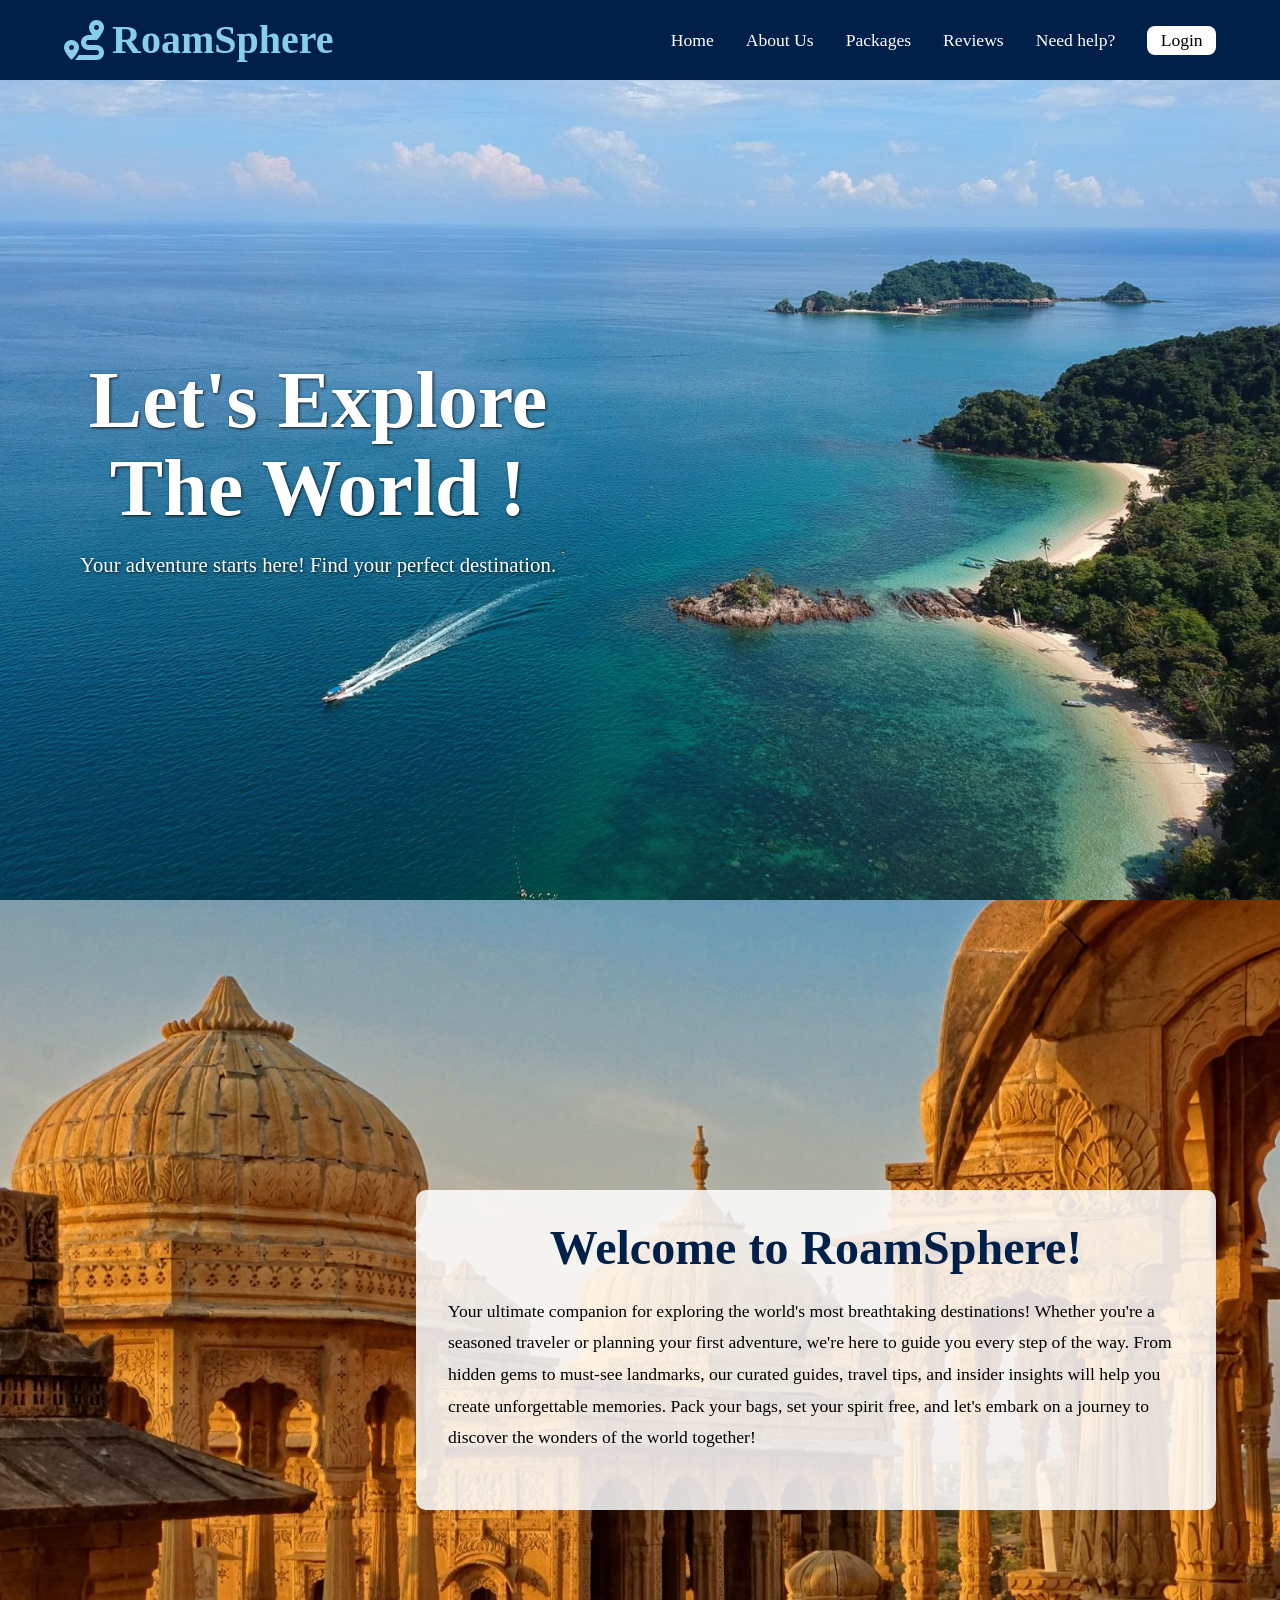
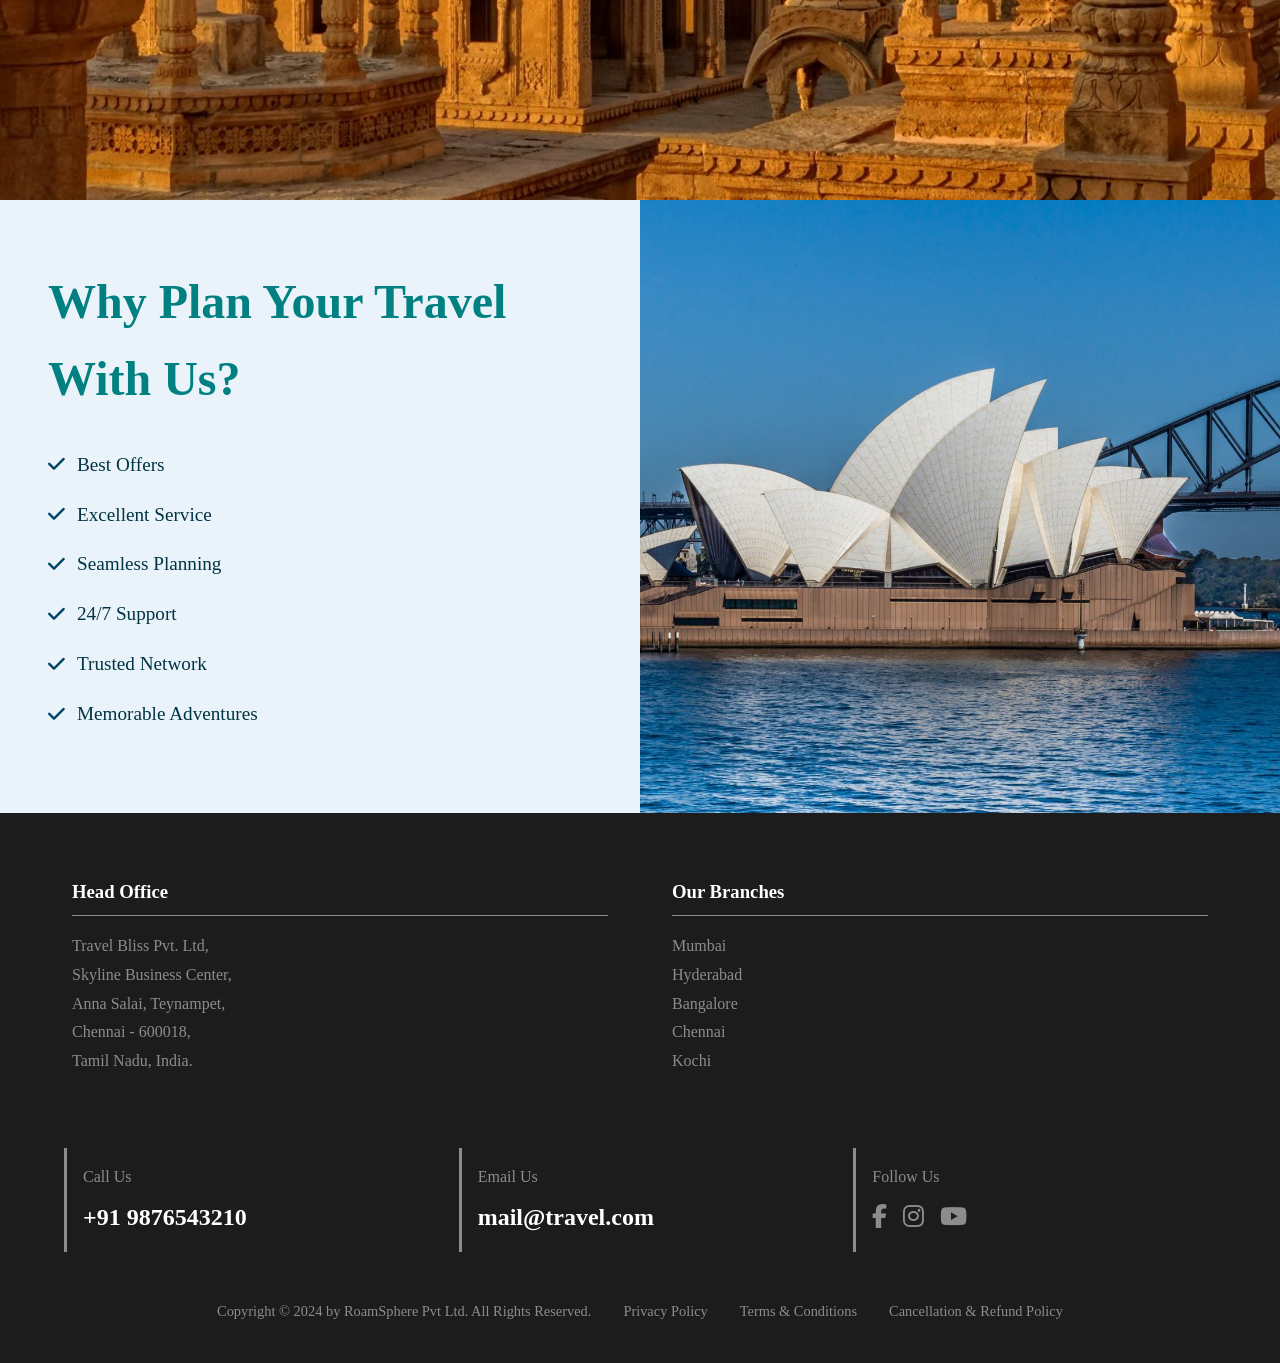
<file: index.html>
<!DOCTYPE html>
<html lang="en">
  <head>
    <meta charset="UTF-8" />
    <meta
      name="viewport"
      content="width=device-width, initial-scale=1.0, maximum-scale=1.0, user-scalable=no"
    />
    <title>RoamSphere</title>
    <link
      rel="stylesheet"
      href="https://cdnjs.cloudflare.com/ajax/libs/font-awesome/6.7.1/css/all.min.css"
      integrity="sha512-5Hs3dF2AEPkpNAR7UiOHba+lRSJNeM2ECkwxUIxC1Q/FLycGTbNapWXB4tP889k5T5Ju8fs4b1P5z/iB4nMfSQ=="
      crossorigin="anonymous"
      referrerpolicy="no-referrer"
    />
    <link rel="stylesheet" href="./style.css" />
    <link rel="icon" href="./images/RoamSphere.png" />
  </head>

  <body>
    <div class="navigation">
      <div class="logo-container">
        <h1 class="RoamSphere"><i class="fa-solid fa-route"></i><a href="./index.html"> RoamSphere</a></h1>
      </div>
      <div class="menu-container">
        <button class="menu-toggle" aria-label="Toggle menu">
          <i class="fas fa-bars"></i>
        </button>
        <div class="menu-overlay"></div>
        <div class="sidebar">
          <div class="sidebar-header">
            <button class="close-btn" aria-label="Close menu">
              <i class="fas fa-times"></i>
            </button>
          </div>
          <ul class="menu-items">
            <li class="list"><a href="./index.html">Home</a></li>
            <li class="list"><a href="./aboutus.html">About Us</a></li>
            <li class="list"><a href="./packages.html">Packages</a></li>
            <li class="list"><a href="./review.html">Reviews</a></li>
            <li class="list"><a href="./needHelpPage.html">Need help?</a></li>
            <li class="list login-item">
              <button class="login">
                <a href="./loginpage.html" style="color: black">Login</a>
              </button>
            </li>
          </ul>
        </div>
      </div>
    </div>

    <section class="hero">
      <div class="hero-content">
        <h1>Let's Explore <br />The World !</h1>
        <p>Your adventure starts here! Find your perfect destination.</p>
      </div>
    </section>

    <section id="about" class="about-section">
      <div class="about-content">
        <h2>Welcome to RoamSphere!</h2>
        <p>
          Your ultimate companion for exploring the world's most breathtaking
          destinations! Whether you're a seasoned traveler or planning your
          first adventure, we're here to guide you every step of the way. From
          hidden gems to must-see landmarks, our curated guides, travel tips,
          and insider insights will help you create unforgettable memories. Pack
          your bags, set your spirit free, and let's embark on a journey to
          discover the wonders of the world together!
        </p>
      </div>
    </section>

    <section class="features">
      <div class="features-wrapper">
        <div class="features-content">
          <h2>Why Plan Your Travel With Us?</h2>
          <ul class="benefits-list">
            <li><i class="fa-solid fa-check"></i> Best Offers</li>
            <li><i class="fa-solid fa-check"></i> Excellent Service</li>
            <li><i class="fa-solid fa-check"></i> Seamless Planning</li>
            <li><i class="fa-solid fa-check"></i> 24/7 Support</li>
            <li><i class="fa-solid fa-check"></i> Trusted Network</li>
            <li><i class="fa-solid fa-check"></i> Memorable Adventures</li>
          </ul>
        </div>
        <div class="features-image">
          <img src="./images/home page img3.jpg" alt="Happy travelers" />
        </div>
      </div>
    </section>

    <footer class="footer">
      <div class="footer-content">
        <div class="footer-section">
          <h3>Head Office</h3>
          <hr />
          <p>
            Travel Bliss Pvt. Ltd,<br />
            Skyline Business Center,<br />
            Anna Salai, Teynampet,<br />
            Chennai - 600018,<br />
            Tamil Nadu, India.
          </p>
        </div>

        <div class="footer-section">
          <h3>Our Branches</h3>
          <hr />
          <p>Mumbai<br />Hyderabad<br />Bangalore<br />Chennai<br />Kochi</p>
        </div>
      </div>

      <div class="footer-contact">
        <div class="contact-item">
          <p>Call Us</p>
          <h3>+91 9876543210</h3>
        </div>
        <div class="contact-item">
          <p>Email Us</p>
          <h3>mail@travel.com</h3>
        </div>
        <div class="contact-item">
          <p>Follow Us</p>
          <div class="social-icons">
            <a href="https://www.facebook.com/" target="_blank"
              ><i class="fa-brands fa-facebook-f"></i
            ></a>
            <a href="https://www.instagram.com/" target="_blank"
              ><i class="fa-brands fa-instagram"></i
            ></a>
            <a href="https://www.youtube.com/" target="_blank"
              ><i class="fa-brands fa-youtube"></i
            ></a>
          </div>
        </div>
      </div>

      <div class="footer-bottom">
        <p>Copyright &copy; 2024 by RoamSphere Pvt Ltd. All Rights Reserved.</p>
        <div class="footer-links">
          <a href="#">Privacy Policy</a>
          <a href="#">Terms & Conditions</a>
          <a href="#">Cancellation & Refund Policy</a>
        </div>
      </div>
    </footer>

    <script src="script.js"></script>
  </body>
</html>
</file>
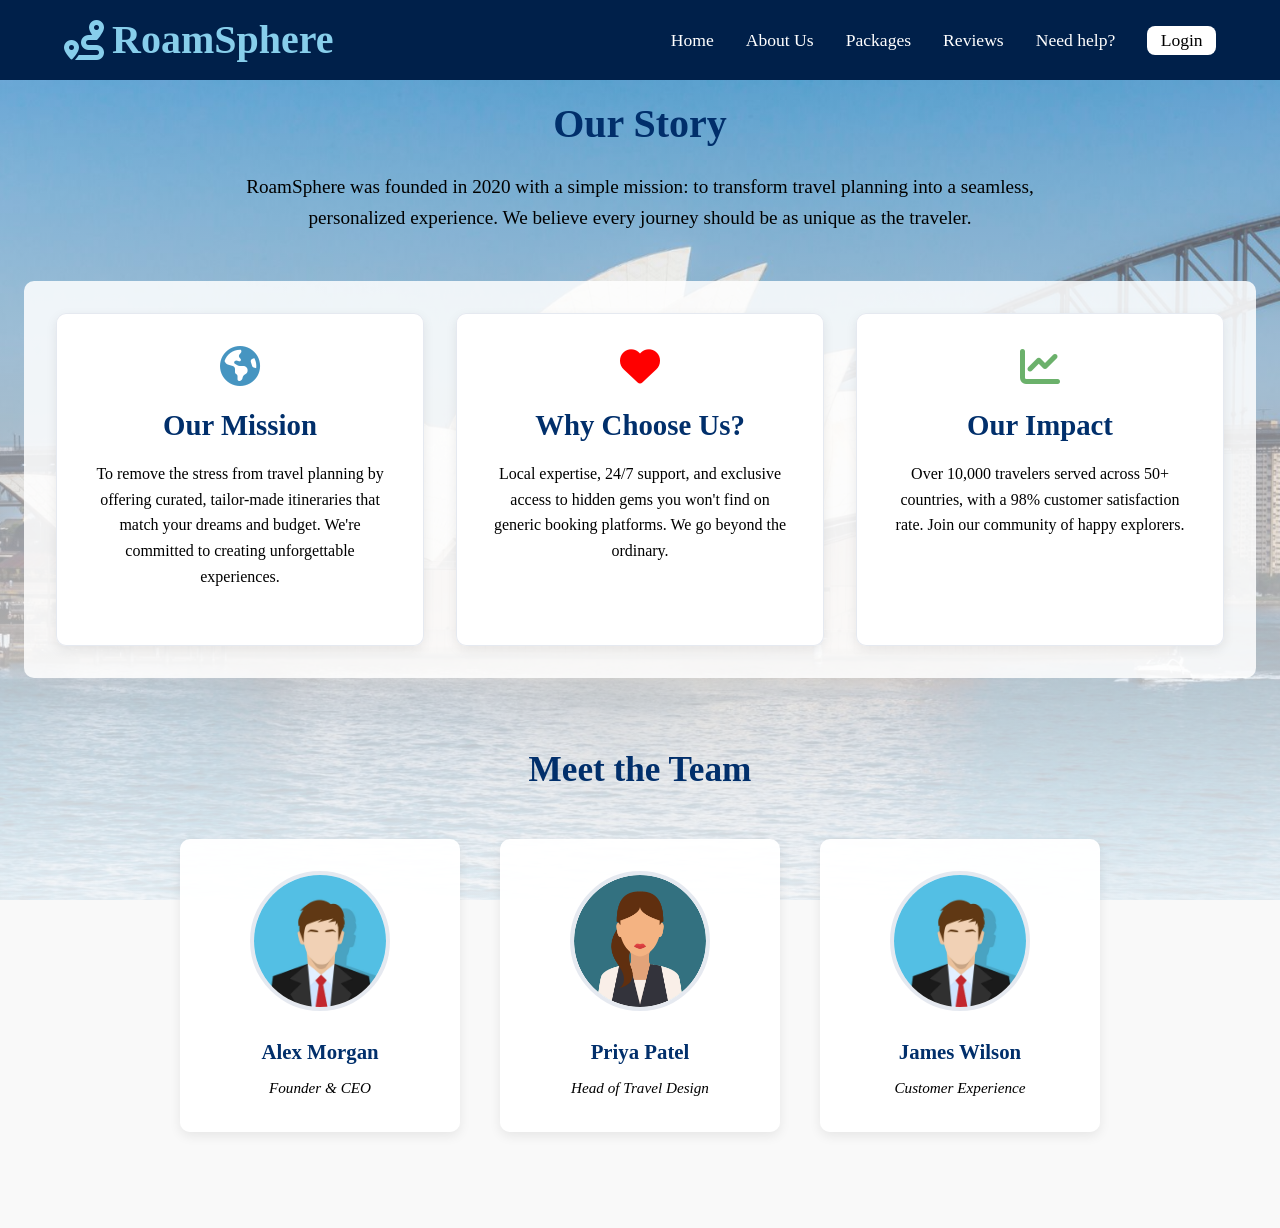
<file: aboutus.html>
<!DOCTYPE html>
<html lang="en">
  <head>
    <meta charset="UTF-8" />
    <meta
      name="viewport"
      content="width=device-width, initial-scale=1.0, maximum-scale=1.0, user-scalable=no"
    />
    <title>About Us - RoamSphere</title>
    <link
      rel="stylesheet"
      href="https://cdnjs.cloudflare.com/ajax/libs/font-awesome/6.7.1/css/all.min.css"
    />
    <link rel="stylesheet" href="./style.css" />
    <link rel="icon" href="./images/RoamSphere.png" />
    <style>
      * {
        margin: 0;
        padding: 0;
        box-sizing: border-box;
      }

      body {
        background-color: #f9f9f9;
        color: black;
        line-height: 1.6;
      }

      .about-page {
        max-width: 100vw;
        margin: 0 auto;
        padding: 2rem 1.5rem;
        padding-top: 100px;
      }

      .about-hero {
        text-align: center;
        margin-bottom: 3rem;
        padding: 0 1rem;
      }

      .about-hero h1 {
        font-size: 2.5rem;
        color: rgb(1, 47, 107);
        margin-bottom: 1.5rem;
        line-height: 1.2;
      }

      .about-hero p {
        font-size: 1.2rem;
        max-width: 800px;
        margin: 0 auto;
        color: black;
      }

      .about-content {
        display: flex;
        flex-wrap: wrap;
        justify-content: center;
        gap: 2rem;
        margin-bottom: 3rem;
        margin: 0 auto;
        width: fit-content;
        max-width: 100%;
      }

      .about-card {
        flex: 1;
        min-width: 300px;
        max-width: 380px;
        background: white;
        border-radius: 10px;
        padding: 2rem;
        box-shadow: 0 4px 12px rgba(0, 0, 0, 0.08);
        transition: transform 0.3s, box-shadow 0.3s;
        text-align: center;
        margin: 0;
      }

      .about-card:hover {
        transform: translateY(-8px);
        box-shadow: 0 8px 20px rgba(0, 0, 0, 0.12);
      }

      .about-card i {
        font-size: 2.5rem;
        color: rgb(1, 47, 107);
        margin-bottom: 1.5rem;
        display: inline-block;
      }

      .about-card h2 {
        color: rgb(1, 47, 107);
        margin-bottom: 1.2rem;
        font-size: 1.8rem;
      }

      .about-card p {
        color: black;
        font-size: 1rem;
        line-height: 1.6;
      }

      .team-section {
        text-align: center;
        margin: 4rem 0;
        padding: 0 1rem;
      }

      .team-section h2 {
        font-size: 2.2rem;
        color: rgb(1, 47, 107);
        margin-bottom: 2.5rem;
      }

      .team-grid {
        display: flex;
        flex-wrap: wrap;
        justify-content: center;
        gap: 2.5rem;
      }

      .team-member {
        width: 280px;
        background: white;
        border-radius: 10px;
        padding: 2rem;
        box-shadow: 0 4px 12px rgba(0, 0, 0, 0.08);
        transition: transform 0.3s;
      }

      .team-member:hover {
        transform: translateY(-5px);
      }

      .team-member img {
        width: 140px;
        height: 140px;
        border-radius: 50%;
        object-fit: cover;
        margin: 0 auto 1.5rem;
        border: 4px solid rgba(1, 47, 107, 0.1);
        display: block;
      }

      .team-member h3 {
        color: rgb(1, 47, 107);
        margin-bottom: 0.5rem;
        font-size: 1.3rem;
      }

      .team-member p {
        color: black;
        font-style: italic;
        font-size: 0.95rem;
      }

      .about-page {
        background: linear-gradient(
            rgba(249, 249, 249, 0.2),
            rgba(249, 249, 249, 0.9)
          ),
          url(./images/home\ page\ img3.jpg);
        background-size: cover;
        background-attachment: fixed;
        background-position: center 30%;
      }

      .about-card {
        background: rgba(255, 255, 255, 0.95);
        backdrop-filter: blur(3px);
        border: 1px solid rgba(1, 47, 107, 0.1);
      }

      .team-member {
        background: rgba(255, 255, 255, 0.98);
      }

      @media (max-width: 768px) {
        .about-page {
          padding: 1rem;
          padding-top: 85px;
        }

        .about-hero h1 {
          font-size: 1.5rem;
          padding-top: 30px;
        }

        .about-hero p {
          font-size: 0.9rem;
        }

        .about-card {
          min-width: 100%;
          max-width: 100%;
          padding: 1.8rem;
        }

        .about-card p {
          font-size: 0.9rem;
        }

        .about-card h2 {
          font-size: 1.3rem;
        }

        .team-section h2 {
          font-size: 1.5rem;
        }

        .team-member {
          width: 100%;
          max-width: 300px;
        }

        .team-member h3 {
          font-size: 1rem;
        }

        .team-member p {
          font-size: 0.9rem;
        }
      }
    </style>
  </head>
  <body>
    <div class="navigation">
      <div class="logo-container">
        <h1 class="RoamSphere"><i class="fa-solid fa-route"></i><a href="./index.html"> RoamSphere</a></h1>
      </div>
      <div class="menu-container">
        <button class="menu-toggle" aria-label="Toggle menu">
          <i class="fas fa-bars"></i>
        </button>
        <div class="menu-overlay"></div>
        <div class="sidebar">
          <div class="sidebar-header">
            <button class="close-btn" aria-label="Close menu">
              <i class="fas fa-times"></i>
            </button>
          </div>
          <ul class="menu-items">
            <li class="list"><a href="./index.html">Home</a></li>
            <li class="list"><a href="./about.html">About Us</a></li>
            <li class="list"><a href="./packages.html">Packages</a></li>
            <li class="list"><a href="./review.html">Reviews</a></li>
            <li class="list"><a href="./needHelpPage.html">Need help?</a></li>
            <li class="list login-item">
              <button class="login">
                <a href="./loginpage.html" style="color: black">Login</a>
              </button>
            </li>
          </ul>
        </div>
      </div>
    </div>

    <div class="about-page">
      <div class="about-hero">
        <h1>Our Story</h1>
        <p>
          RoamSphere was founded in 2020 with a simple mission: to transform
          travel planning into a seamless, personalized experience. We believe
          every journey should be as unique as the traveler.
        </p>
      </div>

      <div class="about-content">
        <div class="about-card">
          <i style="color: rgb(70, 149, 193)" class="fas fa-globe-americas"></i>
          <h2>Our Mission</h2>
          <p>
            To remove the stress from travel planning by offering curated,
            tailor-made itineraries that match your dreams and budget. We're
            committed to creating unforgettable experiences.
          </p>
        </div>

        <div class="about-card">
          <i style="color: red" class="fas fa-heart"></i>
          <h2>Why Choose Us?</h2>
          <p>
            Local expertise, 24/7 support, and exclusive access to hidden gems
            you won't find on generic booking platforms. We go beyond the
            ordinary.
          </p>
        </div>

        <div class="about-card">
          <i style="color: rgb(107, 177, 107)" class="fas fa-chart-line"></i>
          <h2>Our Impact</h2>
          <p>
            Over 10,000 travelers served across 50+ countries, with a 98%
            customer satisfaction rate. Join our community of happy explorers.
          </p>
        </div>
      </div>

      <div class="team-section">
        <h2>Meet the Team</h2>
        <div class="team-grid">
          <div class="team-member">
            <img src="./images/user man.jpg" alt="Alex Morgan" />
            <h3>Alex Morgan</h3>
            <p>Founder & CEO</p>
          </div>

          <div class="team-member">
            <img src="./images/user women.png" alt="Priya Patel" />
            <h3>Priya Patel</h3>
            <p>Head of Travel Design</p>
          </div>

          <div class="team-member">
            <img src="./images/user man.jpg" alt="James Wilson" />
            <h3>James Wilson</h3>
            <p>Customer Experience</p>
          </div>
        </div>
      </div>
    </div>

    <script src="script.js"></script>
  </body>
</html>
</file>
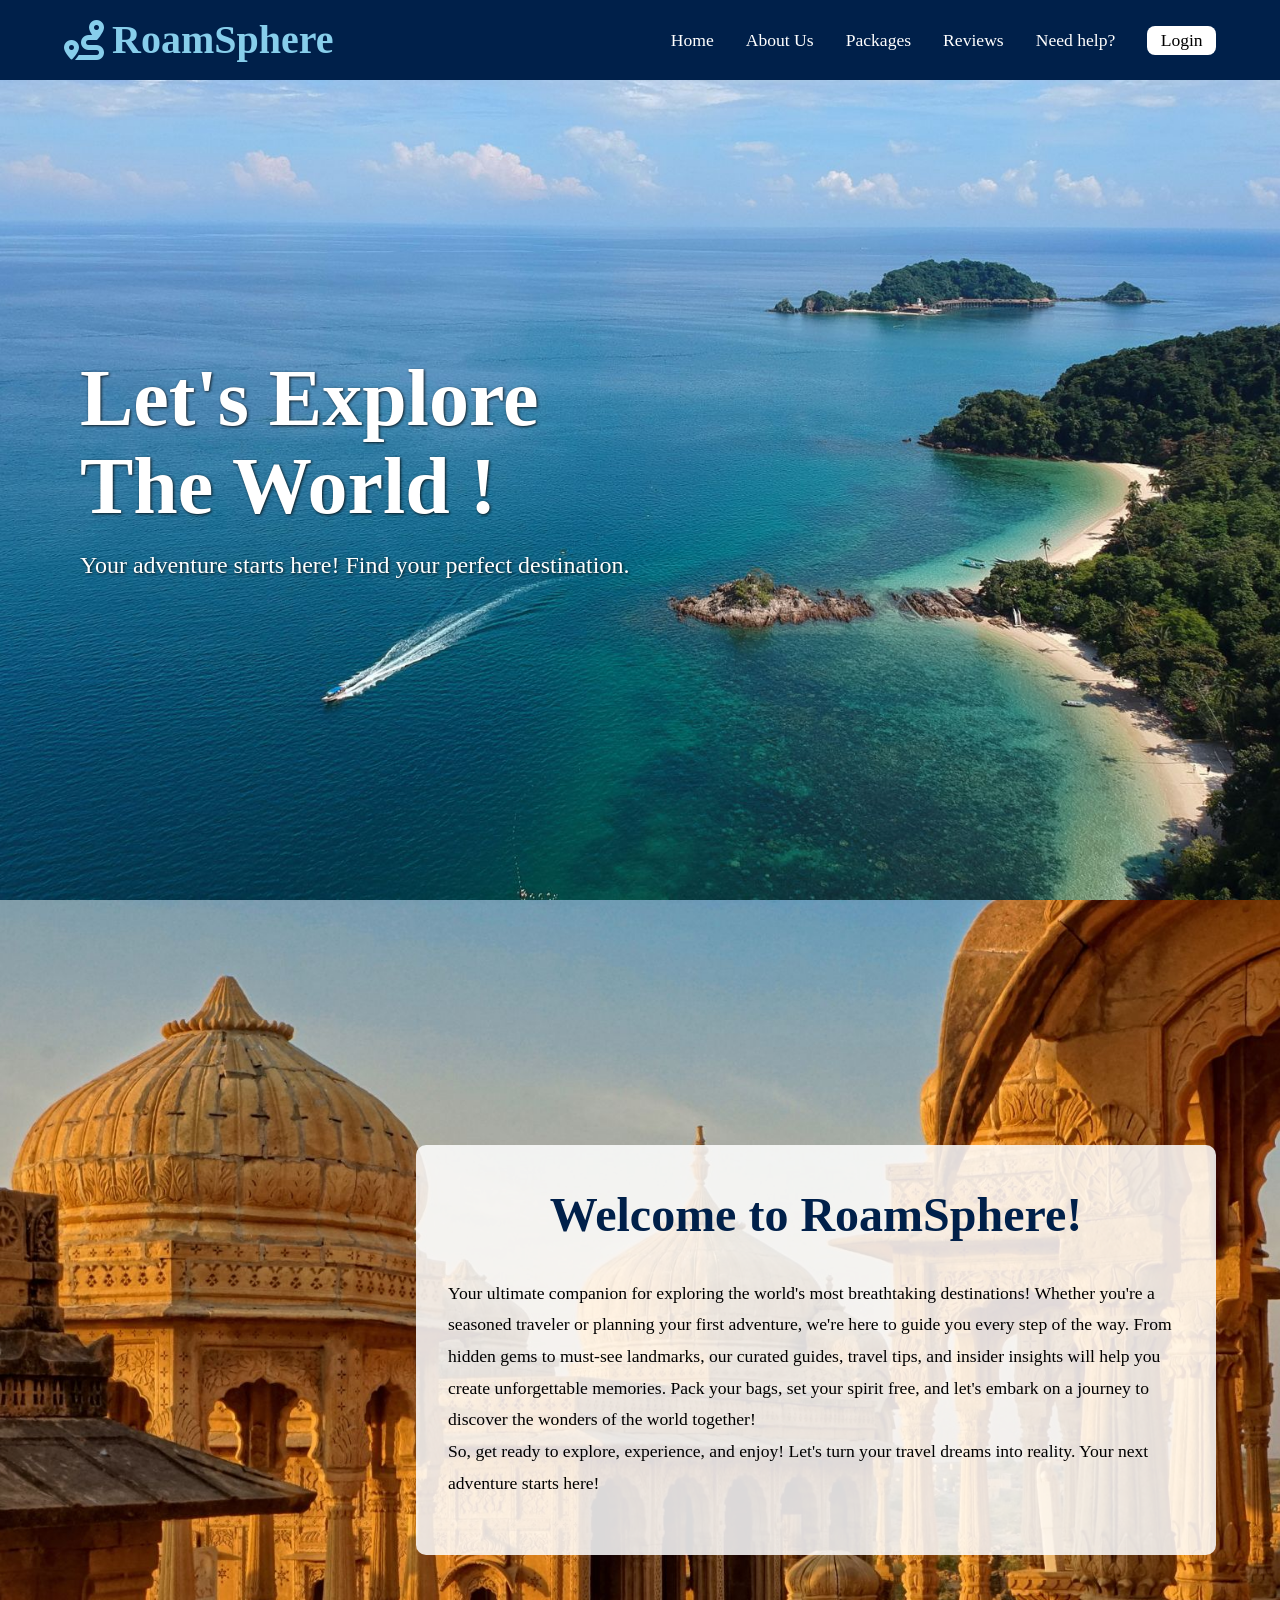
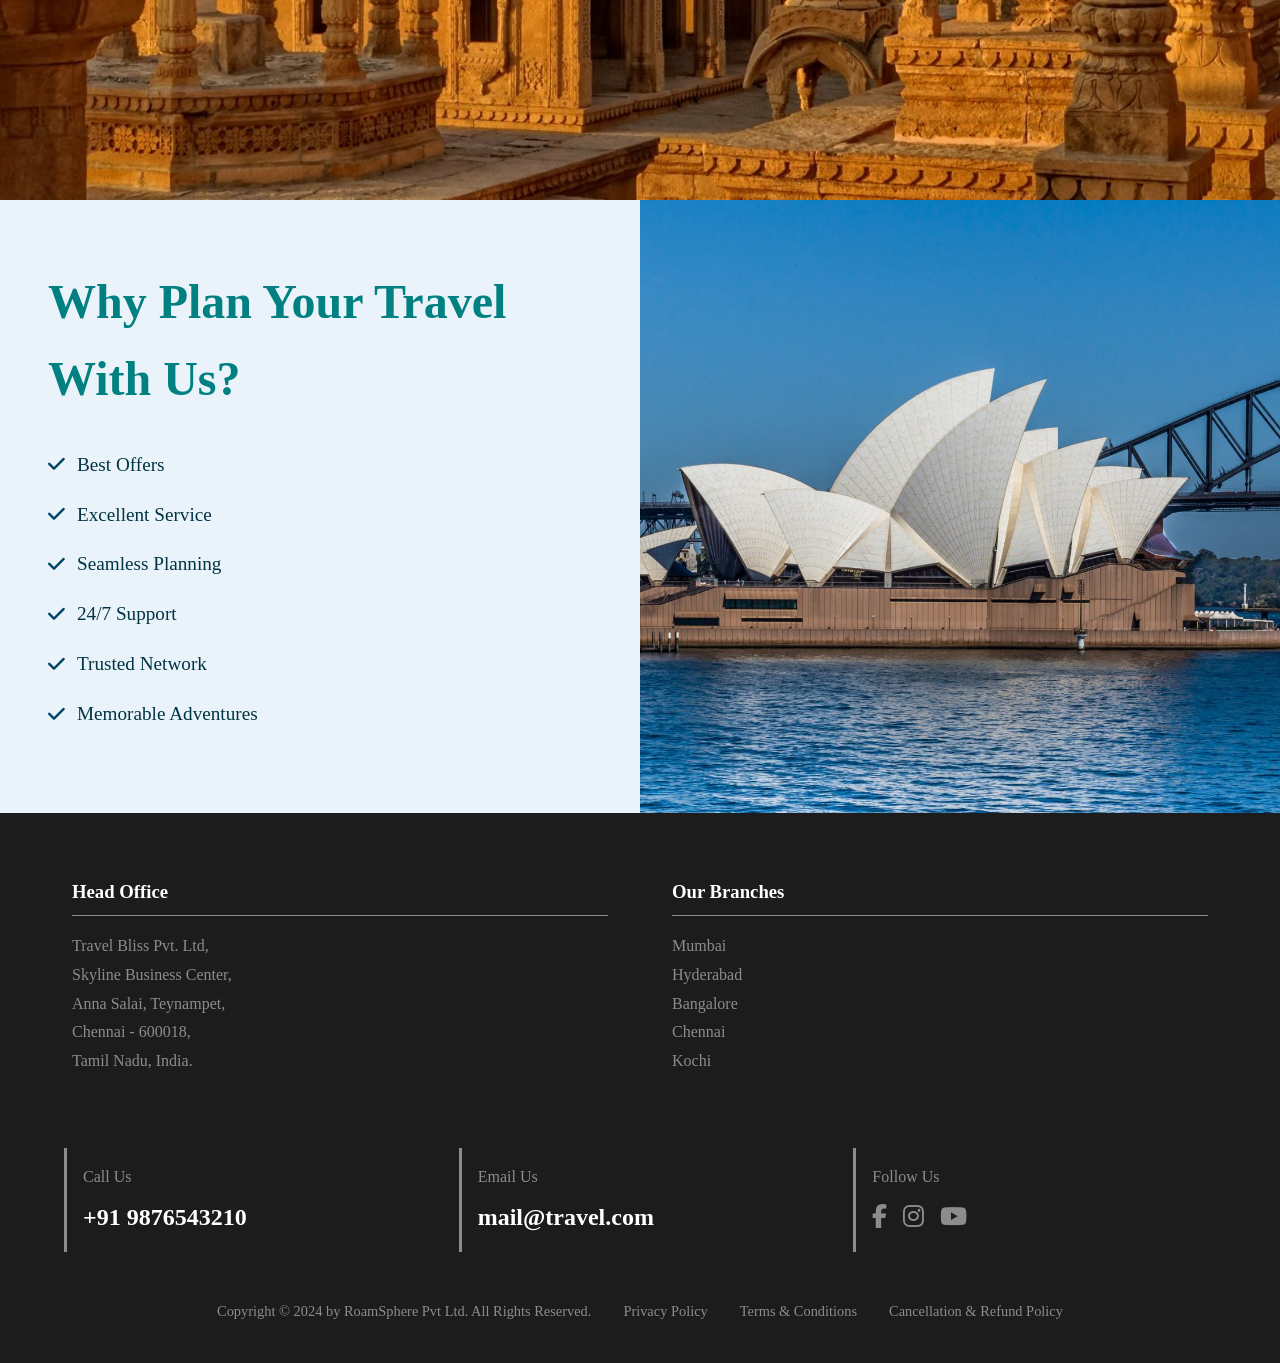
<file: homepage.html>
<!DOCTYPE html>
<html lang="en">
  <head>
    <meta charset="UTF-8" />
    <meta
      name="viewport"
      content="width=device-width, initial-scale=1.0, maximum-scale=1.0, user-scalable=no"
    />
    <title>RoamSphere</title>
    <link
      rel="stylesheet"
      href="https://cdnjs.cloudflare.com/ajax/libs/font-awesome/6.7.1/css/all.min.css"
      integrity="sha512-5Hs3dF2AEPkpNAR7UiOHba+lRSJNeM2ECkwxUIxC1Q/FLycGTbNapWXB4tP889k5T5Ju8fs4b1P5z/iB4nMfSQ=="
      crossorigin="anonymous"
      referrerpolicy="no-referrer"
    />
    <link rel="stylesheet" href="./homepage.css" />
    <link rel="icon" href="./images/RoamSphere.png" />
  </head>

  <body>
    <div class="navigation">
      <div class="logo-container">
        <h1 class="RoamSphere"><i class="fa-solid fa-route"></i> RoamSphere</h1>
      </div>
      <div class="menu-container">
        <button class="menu-toggle" aria-label="Toggle menu">
          <i class="fas fa-bars"></i>
        </button>
        <div class="menu-overlay"></div>
        <div class="sidebar">
          <div class="sidebar-header">
            <button class="close-btn" aria-label="Close menu">
              <i class="fas fa-times"></i>
            </button>
          </div>
          <ul class="menu-items">
            <li class="list"><a href="./homepage.html">Home</a></li>
            <li class="list"><a href="./aboutus.html">About Us</a></li>
            <li class="list"><a href="./packages.html">Packages</a></li>
            <li class="list"><a href="./review.html">Reviews</a></li>
            <li class="list"><a href="./needHelpPage.html">Need help?</a></li>
            <li class="list login-item">
              <button class="login">
                <a href="./loginpage.html" style="color: black">Login</a>
              </button>
            </li>
          </ul>
        </div>
      </div>
    </div>

    <section class="hero">
      <div class="hero-content">
        <h1>Let's Explore <br />The World !</h1>
        <p>Your adventure starts here! Find your perfect destination.</p>
      </div>
    </section>

    <section id="about" class="about-section">
      <div class="about-content">
        <h2>Welcome to RoamSphere!</h2>
        <p>
          Your ultimate companion for exploring the world's most breathtaking
          destinations! Whether you're a seasoned traveler or planning your
          first adventure, we're here to guide you every step of the way. From
          hidden gems to must-see landmarks, our curated guides, travel tips,
          and insider insights will help you create unforgettable memories. Pack
          your bags, set your spirit free, and let's embark on a journey to
          discover the wonders of the world together! <br />So, get ready to
          explore, experience, and enjoy! Let's turn your travel dreams into
          reality. Your next adventure starts here!
        </p>
      </div>
    </section>

    <section class="features">
      <div class="features-wrapper">
        <div class="features-content">
          <h2>Why Plan Your Travel With Us?</h2>
          <ul class="benefits-list">
            <li><i class="fa-solid fa-check"></i> Best Offers</li>
            <li><i class="fa-solid fa-check"></i> Excellent Service</li>
            <li><i class="fa-solid fa-check"></i> Seamless Planning</li>
            <li><i class="fa-solid fa-check"></i> 24/7 Support</li>
            <li><i class="fa-solid fa-check"></i> Trusted Network</li>
            <li><i class="fa-solid fa-check"></i> Memorable Adventures</li>
          </ul>
        </div>
        <div class="features-image">
          <img src="./images/home page img3.jpg" alt="Happy travelers" />
        </div>
      </div>
    </section>

    <footer class="footer">
      <div class="footer-content">
        <div class="footer-section">
          <h3>Head Office</h3>
          <hr />
          <p>
            Travel Bliss Pvt. Ltd,<br />
            Skyline Business Center,<br />
            Anna Salai, Teynampet,<br />
            Chennai - 600018,<br />
            Tamil Nadu, India.
          </p>
        </div>

        <div class="footer-section">
          <h3>Our Branches</h3>
          <hr />
          <p>Mumbai<br />Hyderabad<br />Bangalore<br />Chennai<br />Kochi</p>
        </div>
      </div>

      <div class="footer-contact">
        <div class="contact-item">
          <p>Call Us</p>
          <h3>+91 9876543210</h3>
        </div>
        <div class="contact-item">
          <p>Email Us</p>
          <h3>mail@travel.com</h3>
        </div>
        <div class="contact-item">
          <p>Follow Us</p>
          <div class="social-icons">
            <a href="https://www.facebook.com/" target="_blank"
              ><i class="fa-brands fa-facebook-f"></i
            ></a>
            <a href="https://www.instagram.com/" target="_blank"
              ><i class="fa-brands fa-instagram"></i
            ></a>
            <a href="https://www.youtube.com/" target="_blank"
              ><i class="fa-brands fa-youtube"></i
            ></a>
          </div>
        </div>
      </div>

      <div class="footer-bottom">
        <p>Copyright &copy; 2024 by RoamSphere Pvt Ltd. All Rights Reserved.</p>
        <div class="footer-links">
          <a href="#">Privacy Policy</a>
          <a href="#">Terms & Conditions</a>
          <a href="#">Cancellation & Refund Policy</a>
        </div>
      </div>
    </footer>

    <script src="script.js"></script>
  </body>
</html>
</file>
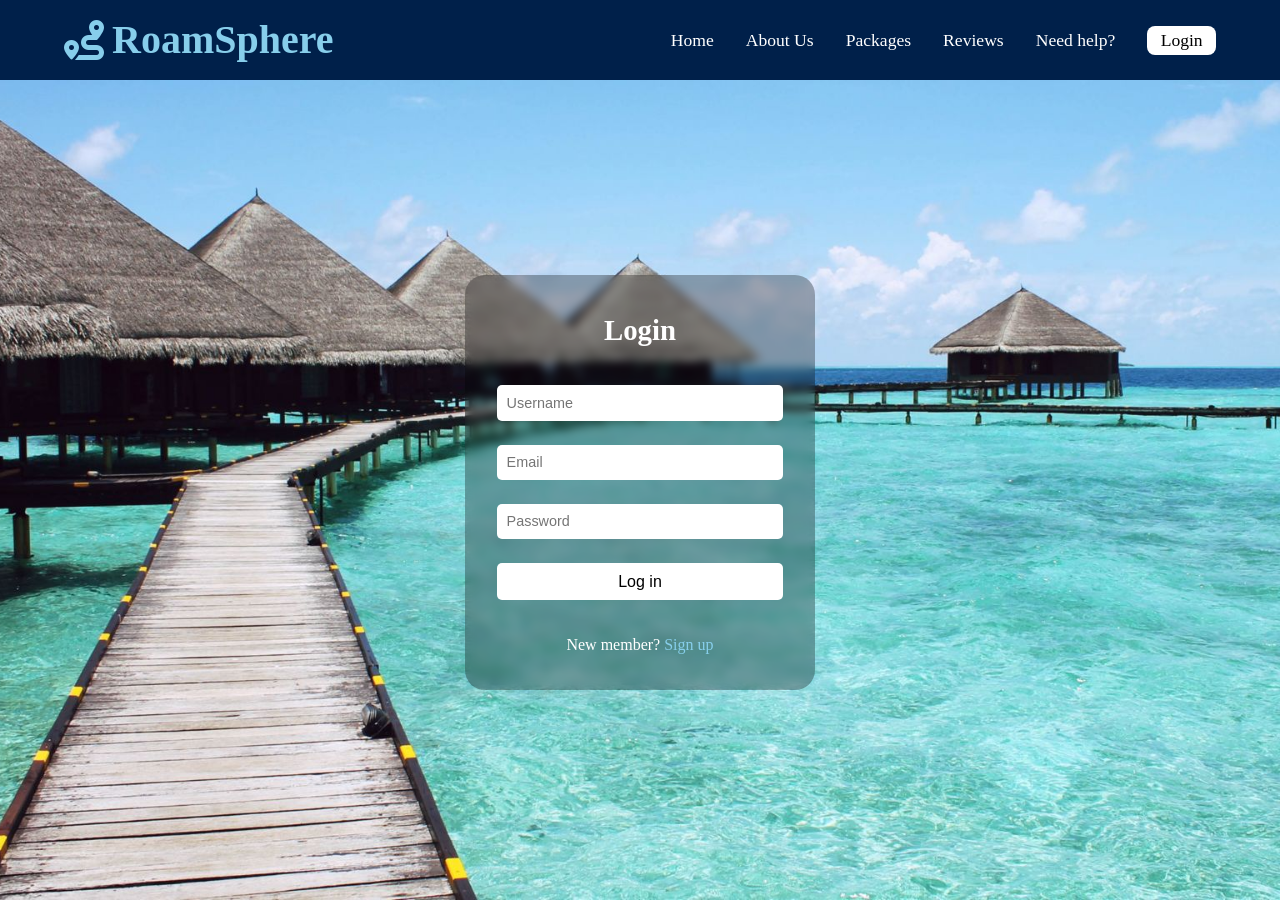
<file: loginpage.html>
<!DOCTYPE html>
<html lang="en">
  <head>
    <meta charset="UTF-8" />
    <meta
      name="viewport"
      content="width=device-width, initial-scale=1.0, maximum-scale=1.0, user-scalable=no"
    />
    <link
      rel="stylesheet"
      href="https://cdnjs.cloudflare.com/ajax/libs/font-awesome/6.7.1/css/all.min.css"
      integrity="sha512-5Hs3dF2AEPkpNAR7UiOHba+lRSJNeM2ECkwxUIxC1Q/FLycGTbNapWXB4tP889k5T5Ju8fs4b1P5z/iB4nMfSQ=="
      crossorigin="anonymous"
      referrerpolicy="no-referrer"
    />
    <link rel="stylesheet" href="./style.css" />
    <link rel="icon" href="./images/RoamSphere.png" />
    <title>Login</title>
    <style>
      body {
        margin: 0;
        padding: 0;
        background-image: url(./images/login.jpg);
        background-size: cover;
        background-position: center;
        min-height: 100vh;
        display: flex;
        justify-content: center;
        align-items: center;
        padding-top: 65px;
      }

      .login-container {
        background-color: rgba(0, 0, 0, 0.3);
        border-radius: 20px;
        color: white;
        padding: 2rem;
        width: 80%;
        max-width: 350px;
        backdrop-filter: blur(5px);
        margin: 1.5rem auto;
      }

      .login-container h3 {
        text-align: center;
        margin-bottom: 2rem;
        font-size: 1.8rem;
      }

      .login-form {
        display: flex;
        flex-direction: column;
        gap: 1rem;
      }

      .login-form input {
        padding: 0.6rem;
        border-radius: 5px;
        border: none;
        width: 100%;
        font-size: 0.9rem;
        margin-bottom: 0.5rem;
      }

      .login-form button {
        padding: 0.6rem;
        border-radius: 5px;
        border: none;
        background-color: white;
        font-size: 1rem;
        cursor: pointer;
        transition: background-color 0.3s;
      }

      .login-form button:hover {
        background-color: rgb(0, 145, 255);
        color: white;
      }

      .login-form p {
        text-align: center;
        margin-top: 1rem;
      }

      .login-form a {
        color: skyblue;
        text-decoration: none;
      }
    </style>
  </head>

  <body>
    <div class="navigation">
      <div class="logo-container">
        <h1 class="RoamSphere"><i class="fa-solid fa-route"></i><a href="./index.html"> RoamSphere</a></h1>
      </div>
      <div class="menu-container">
        <button class="menu-toggle" aria-label="Toggle menu">
          <i class="fas fa-bars"></i>
        </button>
        <div class="menu-overlay"></div>
        <div class="sidebar">
          <div class="sidebar-header">
            <button class="close-btn" aria-label="Close menu">
              <i class="fas fa-times"></i>
            </button>
          </div>
          <ul class="menu-items">
            <li class="list"><a href="./index.html">Home</a></li>
            <li class="list"><a href="./about.html">About Us</a></li>
            <li class="list"><a href="./packages.html">Packages</a></li>
            <li class="list"><a href="./review.html">Reviews</a></li>
            <li class="list"><a href="./needHelpPage.html">Need help?</a></li>
            <li class="list login-item">
              <button class="login">
                <a href="./loginpage.html" style="color: black">Login</a>
              </button>
            </li>
          </ul>
        </div>
      </div>
    </div>
    <div class="login-container">
      <h3>Login</h3>
      <form class="login-form" action="./homepage.html">
        <input placeholder="Username" type="text" required />
        <input placeholder="Email" type="email" required />
        <input placeholder="Password" type="password" required />
        <button type="submit">Log in</button>
        <p>New member? <a href="#">Sign up</a></p>
      </form>
    </div>
    <script src="script.js"></script>
  </body>
</html>
</file>
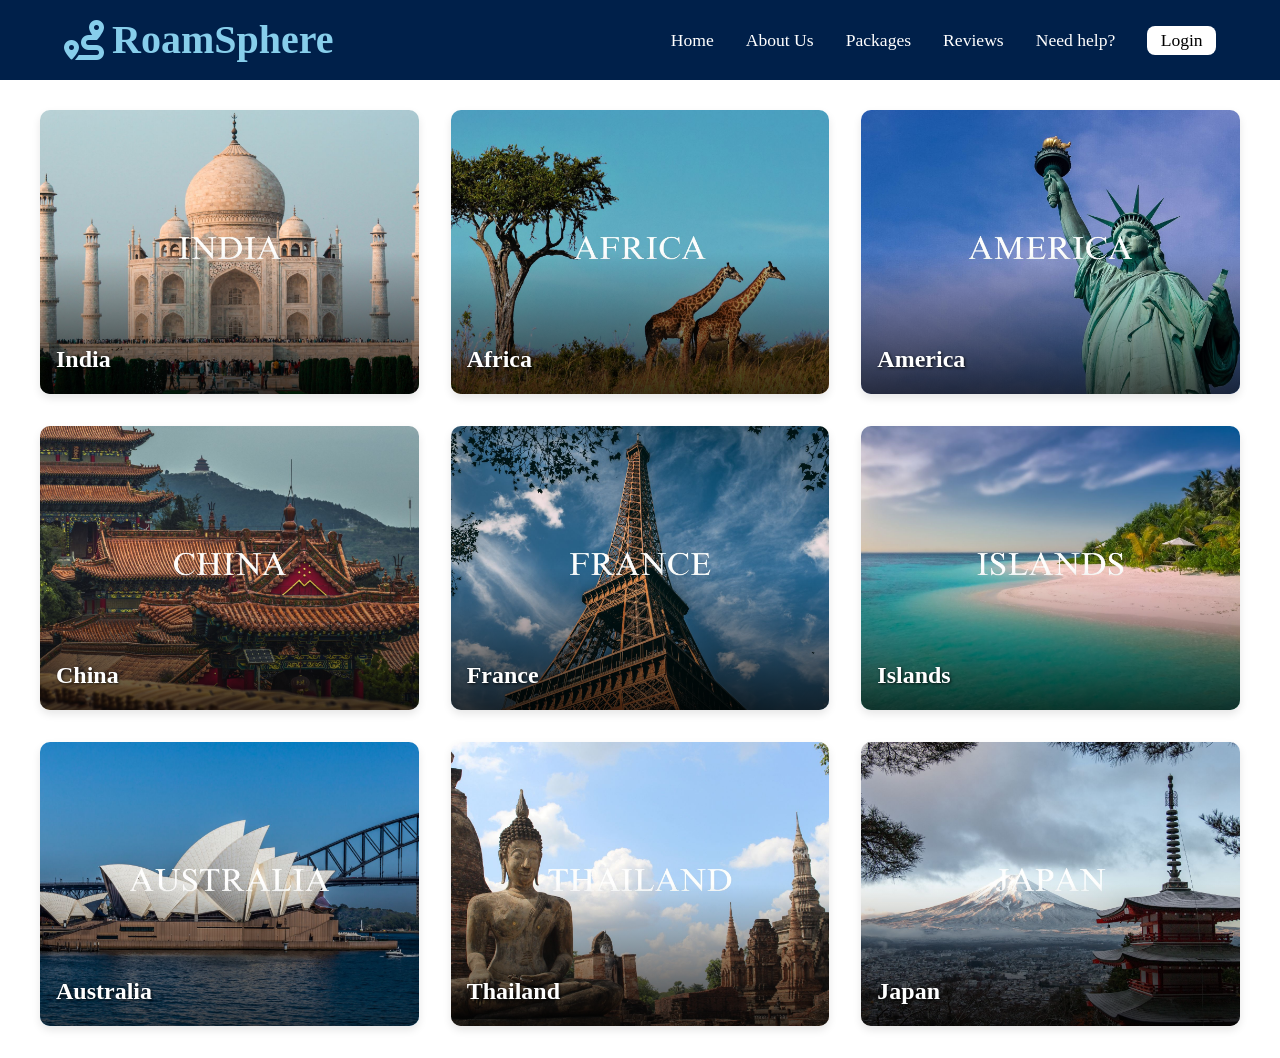
<file: packages.html>
<!DOCTYPE html>
<html lang="en">
  <head>
    <meta charset="UTF-8" />
    <meta
      name="viewport"
      content="width=device-width, initial-scale=1.0, maximum-scale=1.0, user-scalable=no"
    />
    <link
      rel="stylesheet"
      href="https://cdnjs.cloudflare.com/ajax/libs/font-awesome/6.7.1/css/all.min.css"
      integrity="sha512-5Hs3dF2AEPkpNAR7UiOHba+lRSJNeM2ECkwxUIxC1Q/FLycGTbNapWXB4tP889k5T5Ju8fs4b1P5z/iB4nMfSQ=="
      crossorigin="anonymous"
      referrerpolicy="no-referrer"
    />
    <link rel="stylesheet" href="./style.css" />
    <link rel="icon" href="./images/RoamSphere.png" />
    <title>Packages - RoamSphere</title>
    <style>
      .packages-page {
        padding: 2rem;
        padding-top: 80px;
      }

      .packages-grid {
        display: grid;
        grid-template-columns: repeat(auto-fill, minmax(300px, 1fr));
        gap: 2rem;
        max-width: 1200px;
        margin: 0 auto;
      }

      .package-card {
        position: relative;
        border-radius: 10px;
        overflow: hidden;
        box-shadow: 0 4px 8px rgba(0, 0, 0, 0.1);
        transition: transform 0.3s, box-shadow 0.3s;
        aspect-ratio: 4/3;
      }

      .package-card:hover {
        transform: translateY(-5px);
        box-shadow: 0 8px 16px rgba(0, 0, 0, 0.2);
      }

      .package-card img {
        width: 100%;
        height: 100%;
        object-fit: cover;
        display: block;
      }

      .package-card::after {
        content: "";
        position: absolute;
        bottom: 0;
        left: 0;
        right: 0;
        height: 50%;
        background: linear-gradient(to top, rgba(0, 0, 0, 0.7), transparent);
      }

      .package-card h3 {
        position: absolute;
        bottom: 1rem;
        left: 1rem;
        color: white;
        z-index: 1;
        font-size: 1.5rem;
        text-shadow: 1px 1px 3px rgba(0, 0, 0, 0.8);
      }

      @media (max-width: 768px) {
        .packages-page {
          padding: 1rem;
          padding-top: 55px;
        }

        .packages-grid {
          grid-template-columns: 1fr;
        }
        .login {
          padding: 0.7rem 1.5rem;
          border-radius: 5px;
          background-color: white;
          color: black;
          border: none;
          cursor: pointer;
          transition: background-color 0.3s;
          font-size: 1rem;
          font-weight: 600;
          min-width: 100px;
        }

        .login:hover {
          background-color: skyblue;
        }
      }
    </style>
  </head>

  <body>
    <div class="main-content">
      <div class="navigation">
        <div class="logo-container">
          <h1 class="RoamSphere">
            <i class="fa-solid fa-route"></i><a href="./index.html"> RoamSphere</a>
          </h1>
        </div>
        <div class="menu-container">
          <button class="menu-toggle" aria-label="Toggle menu">
            <i class="fas fa-bars"></i>
          </button>
          <div class="menu-overlay"></div>
          <div class="sidebar">
            <div class="sidebar-header">
              <button class="close-btn" aria-label="Close menu">
                <i class="fas fa-times"></i>
              </button>
            </div>
            <ul class="menu-items">
              <li class="list"><a href="./index.html">Home</a></li>
              <li class="list"><a href="./aboutus.html">About Us</a></li>
              <li class="list"><a href="./packages.html">Packages</a></li>
              <li class="list"><a href="./review.html">Reviews</a></li>
              <li class="list"><a href="./needHelpPage.html">Need help?</a></li>
              <li class="list login-item">
                <button class="login">
                  <a href="./loginpage.html" style="color: black">Login</a>
                </button>
              </li>
            </ul>
          </div>
        </div>
      </div>

      <div class="packages-page">
        <div class="packages-grid">
          <a href="#" class="package-card">
            <img src="./images/india.jpg" alt="India" />
            <h3>India</h3>
          </a>
          <a href="#" class="package-card">
            <img src="./images/africa.jpg" alt="Africa" />
            <h3>Africa</h3>
          </a>
          <a href="#" class="package-card">
            <img src="./images/america.jpg" alt="America" />
            <h3>America</h3>
          </a>
          <a href="#" class="package-card">
            <img src="./images/china.jpg" alt="China" />
            <h3>China</h3>
          </a>
          <a href="#" class="package-card">
            <img src="./images/france.jpg" alt="France" />
            <h3>France</h3>
          </a>
          <a href="#" class="package-card">
            <img src="./images/islands.jpg" alt="Islands" />
            <h3>Islands</h3>
          </a>
          <a href="#" class="package-card">
            <img src="./images/australia.jpg" alt="Australia" />
            <h3>Australia</h3>
          </a>
          <a href="#" class="package-card">
            <img src="./images/thailand.jpg" alt="Thailand" />
            <h3>Thailand</h3>
          </a>
          <a href="#" class="package-card">
            <img src="./images/japan.jpg" alt="Japan" />
            <h3>Japan</h3>
          </a>
        </div>
      </div>
    </div>

    <script src="script.js"></script>
  </body>
</html>
</file>
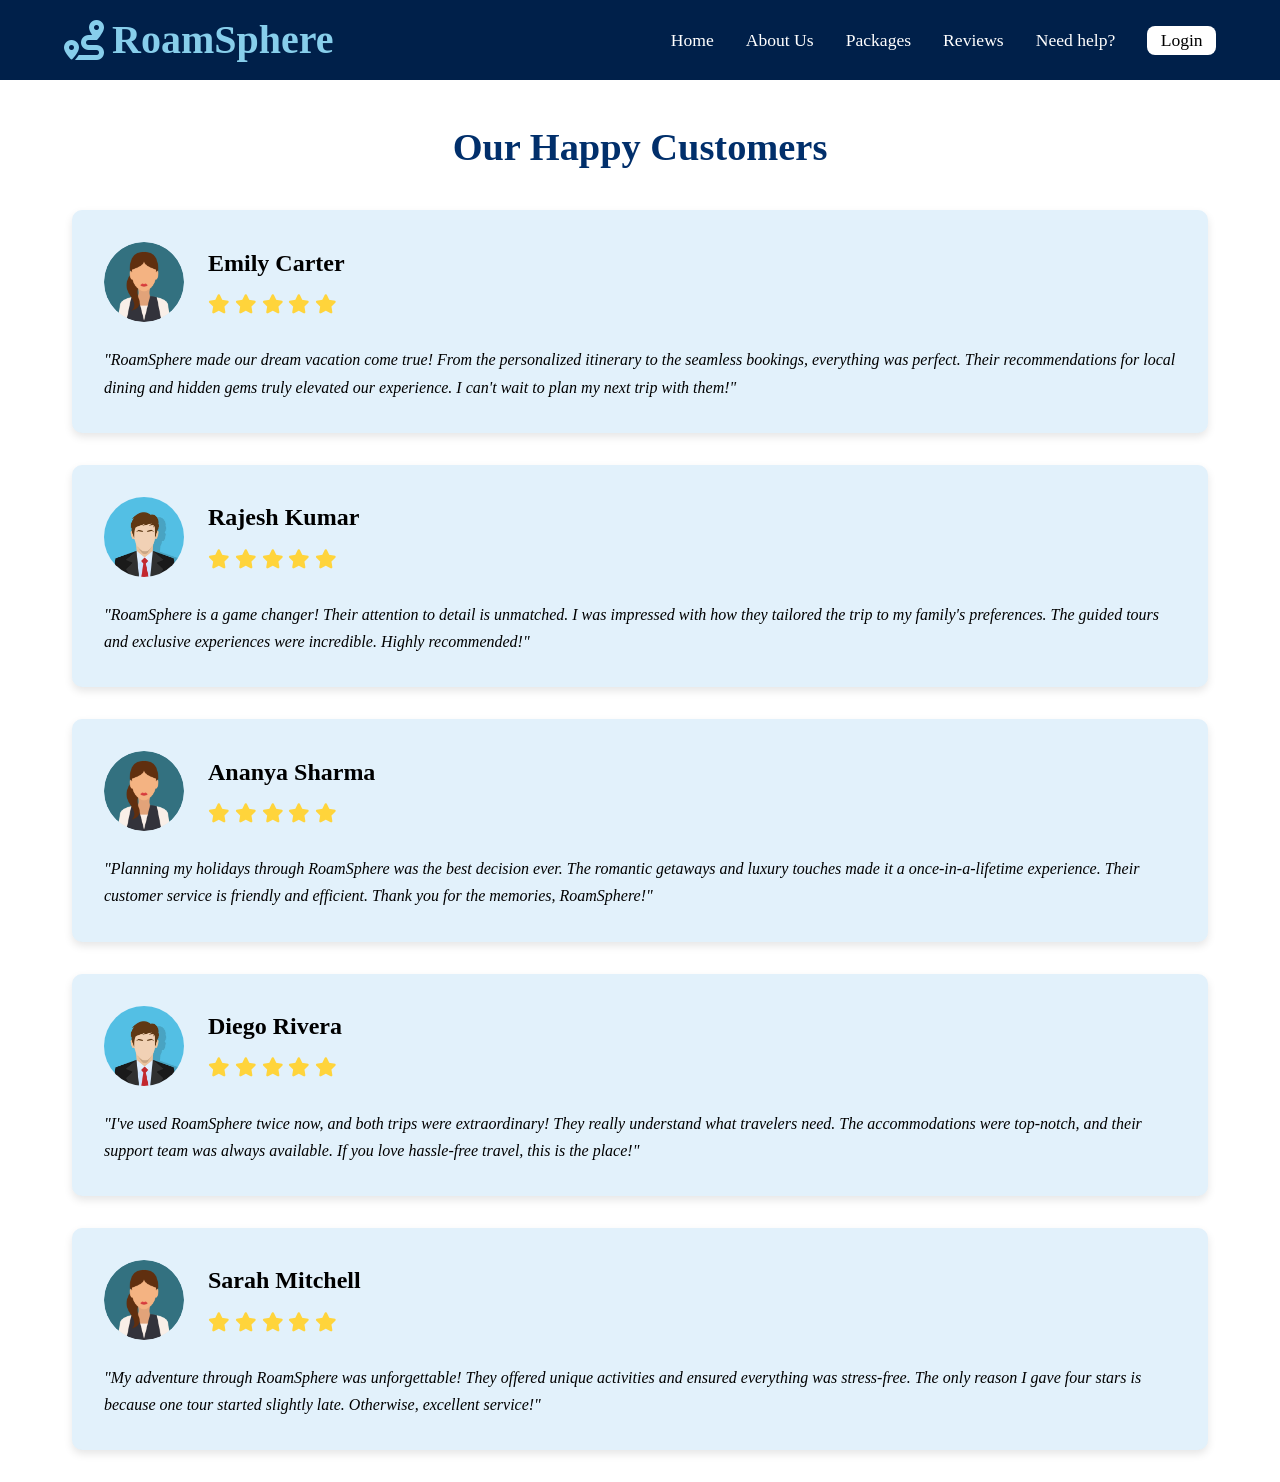
<file: review.html>
<!DOCTYPE html>
<html lang="en">
  <head>
    <meta charset="UTF-8" />
    <meta
      name="viewport"
      content="width=device-width, initial-scale=1.0, maximum-scale=1.0, user-scalable=no"
    />
    <link
      rel="stylesheet"
      href="https://cdnjs.cloudflare.com/ajax/libs/font-awesome/6.7.1/css/all.min.css"
      integrity="sha512-5Hs3dF2AEPkpNAR7UiOHba+lRSJNeM2ECkwxUIxC1Q/FLycGTbNapWXB4tP889k5T5Ju8fs4b1P5z/iB4nMfSQ=="
      crossorigin="anonymous"
      referrerpolicy="no-referrer"
    />
    <link rel="stylesheet" href="./style.css" />
    <link rel="icon" href="./images/RoamSphere.png" />
    <title>Reviews - RoamSphere</title>
    <style>
      .reviews-page {
        padding: 2rem;
        padding-top: 85px;
        max-width: 1200px;
        margin: 0 auto;
        min-height: 100vh;
      }

      .reviews-page h2 {
        font-size: clamp(1.5rem, 3vw, 2.5rem);
        margin: 2rem;
        text-align: center;
        color: rgb(1, 47, 107);
      }

      .reviews-container {
        display: flex;
        flex-direction: column;
        gap: 2rem;
      }

      .review-card {
        background-color: #e2f1fb;
        border-radius: 10px;
        padding: 2rem;
        display: flex;
        flex-direction: column;
        gap: 1.5rem;
        box-shadow: 0 4px 8px rgba(0, 0, 0, 0.1);
        transition: transform 0.3s, box-shadow 0.3s;
      }

      .review-card:hover {
        transform: translateY(-5px);
        box-shadow: 0 8px 16px rgba(0, 0, 0, 0.2);
        background-color: #e2f1fb;
      }

      .review-header {
        display: flex;
        align-items: center;
        gap: 1.5rem;
      }

      .review-avatar {
        width: 80px;
        height: 80px;
        border-radius: 50%;
        overflow: hidden;
        flex-shrink: 0;
      }

      .review-avatar img {
        width: 100%;
        height: 100%;
        object-fit: cover;
      }

      .review-info h3 {
        font-size: 1.5rem;
        margin-bottom: 0.5rem;
      }

      .review-stars {
        color: #ffd43b;
        font-size: 1.2rem;
      }

      .review-content {
        font-style: italic;
        line-height: 1.7;
      }

      @media (max-width: 768px) {
        .reviews-page {
          padding: 1rem;
          padding-top: 55px;
        }

        .review-header {
          flex-direction: column;
          text-align: center;
        }

        .review-card {
          padding: 1.5rem;
        }

        .login {
          padding: 0.7rem 1.5rem;
          border-radius: 5px;
          background-color: white;
          color: black;
          border: none;
          cursor: pointer;
          transition: background-color 0.3s;
          font-size: 1rem;
          font-weight: 600;
          min-width: 100px;
        }

        .review-info h3 {
          font-size: 1.2rem;
        }

        .login:hover {
          background-color: skyblue;
        }
      }
    </style>
  </head>

  <body>
    <div class="navigation">
      <div class="logo-container">
        <h1 class="RoamSphere"><i class="fa-solid fa-route"></i><a href="./index.html"> RoamSphere</a></h1>
      </div>
      <div class="menu-container">
        <button class="menu-toggle" aria-label="Toggle menu">
          <i class="fas fa-bars"></i>
        </button>
        <div class="menu-overlay"></div>
        <div class="sidebar">
          <div class="sidebar-header">
            <button class="close-btn" aria-label="Close menu">
              <i class="fas fa-times"></i>
            </button>
          </div>
          <ul class="menu-items">
            <li class="list"><a href="./index.html">Home</a></li>
            <li class="list"><a href="./aboutus.html">About Us</a></li>
            <li class="list"><a href="./packages.html">Packages</a></li>
            <li class="list"><a href="./review.html">Reviews</a></li>
            <li class="list"><a href="./needHelpPage.html">Need help?</a></li>
            <li class="list login-item">
              <button class="login">
                <a href="./loginpage.html" style="color: black">Login</a>
              </button>
            </li>
          </ul>
        </div>
      </div>
    </div>

    <div class="reviews-page">
      <h2>Our Happy Customers</h2>
      <div class="reviews-container">
        <div class="review-card">
          <div class="review-header">
            <div class="review-avatar">
              <img src="./images/user women.png" alt="Emily Carter" />
            </div>
            <div class="review-info">
              <h3>Emily Carter</h3>
              <div class="review-stars">
                <i class="fa-solid fa-star"></i>
                <i class="fa-solid fa-star"></i>
                <i class="fa-solid fa-star"></i>
                <i class="fa-solid fa-star"></i>
                <i class="fa-solid fa-star"></i>
              </div>
            </div>
          </div>
          <div class="review-content">
            <p>
              "RoamSphere made our dream vacation come true! From the
              personalized itinerary to the seamless bookings, everything was
              perfect. Their recommendations for local dining and hidden gems
              truly elevated our experience. I can't wait to plan my next trip
              with them!"
            </p>
          </div>
        </div>
        <div class="review-card">
          <div class="review-header">
            <div class="review-avatar">
              <img src="./images/user man.jpg" alt="Rajesh Kumar" />
            </div>
            <div class="review-info">
              <h3>Rajesh Kumar</h3>
              <div class="review-stars">
                <i class="fa-solid fa-star"></i>
                <i class="fa-solid fa-star"></i>
                <i class="fa-solid fa-star"></i>
                <i class="fa-solid fa-star"></i>
                <i class="fa-solid fa-star"></i>
              </div>
            </div>
          </div>
          <div class="review-content">
            <p>
              "RoamSphere is a game changer! Their attention to detail is
              unmatched. I was impressed with how they tailored the trip to my
              family's preferences. The guided tours and exclusive experiences
              were incredible. Highly recommended!"
            </p>
          </div>
        </div>
        <div class="review-card">
          <div class="review-header">
            <div class="review-avatar">
              <img src="./images/user women.png" alt="Ananya Sharma" />
            </div>
            <div class="review-info">
              <h3>Ananya Sharma</h3>
              <div class="review-stars">
                <i class="fa-solid fa-star"></i>
                <i class="fa-solid fa-star"></i>
                <i class="fa-solid fa-star"></i>
                <i class="fa-solid fa-star"></i>
                <i class="fa-solid fa-star"></i>
              </div>
            </div>
          </div>
          <div class="review-content">
            <p>
              "Planning my holidays through RoamSphere was the best decision
              ever. The romantic getaways and luxury touches made it a
              once-in-a-lifetime experience. Their customer service is friendly
              and efficient. Thank you for the memories, RoamSphere!"
            </p>
          </div>
        </div>
        <div class="review-card">
          <div class="review-header">
            <div class="review-avatar">
              <img src="./images/user man.jpg" alt="Diego Rivera" />
            </div>
            <div class="review-info">
              <h3>Diego Rivera</h3>
              <div class="review-stars">
                <i class="fa-solid fa-star"></i>
                <i class="fa-solid fa-star"></i>
                <i class="fa-solid fa-star"></i>
                <i class="fa-solid fa-star"></i>
                <i class="fa-solid fa-star"></i>
              </div>
            </div>
          </div>
          <div class="review-content">
            <p>
              "I've used RoamSphere twice now, and both trips were
              extraordinary! They really understand what travelers need. The
              accommodations were top-notch, and their support team was always
              available. If you love hassle-free travel, this is the place!"
            </p>
          </div>
        </div>
        <div class="review-card">
          <div class="review-header">
            <div class="review-avatar">
              <img src="./images/user women.png" alt="Sarah Mitchell" />
            </div>
            <div class="review-info">
              <h3>Sarah Mitchell</h3>
              <div class="review-stars">
                <i class="fa-solid fa-star"></i>
                <i class="fa-solid fa-star"></i>
                <i class="fa-solid fa-star"></i>
                <i class="fa-solid fa-star"></i>
                <i class="fa-solid fa-star"></i>
              </div>
            </div>
          </div>
          <div class="review-content">
            <p>
              "My adventure through RoamSphere was unforgettable! They offered
              unique activities and ensured everything was stress-free. The only
              reason I gave four stars is because one tour started slightly
              late. Otherwise, excellent service!"
            </p>
          </div>
        </div>
      </div>
    </div>

    <script src="script.js"></script>
  </body>
</html>
</file>
<file: style.css>
*,
*::before,
*::after {
  box-sizing: border-box;
  margin: 0;
  padding: 0;
}

html {
  scroll-behavior: smooth;
}

.main-content {
  margin-top: 30px;
}

body {
  max-width: 100%;
  line-height: 1.6;
  overflow-x: hidden;
}

img {
  max-width: 100%;
  height: auto;
  display: block;
}

.RoamSphere {
  color: skyblue;
  font-size: clamp(1.5rem, 6vw, 2rem);
  display: flex;
  align-items: center;
  gap: 0.5rem;
  transition: font-size 0.3s ease;
}

.RoamSphere a{
  color: skyblue;
  text-decoration: none;
}

@media (min-width: 769px) {
  .RoamSphere {
    font-size: 1.5rem;
  }
}

/* Navigation Bar */
.navigation {
  position: fixed;
  top: 0;
  width: 100%;
  max-width: 100vw;
  z-index: 1000;
  background-color: #00204a;
  padding: 0.5rem 5%;
  box-sizing: border-box;
  display: flex;
  justify-content: space-between;
  align-items: center;
  overflow-x: hidden;
}

.logo-container .RoamSphere {
  color: skyblue;
  font-size: clamp(2.5rem, 5vw, 1.8rem);
  display: flex;
  align-items: center;
  gap: 0.5rem;
  margin: 0;
}

.menu-items {
  display: flex;
  gap: 2rem;
  list-style: none;
  margin: 0;
  padding: 0;
  align-items: center;
}

.menu-items .list a {
  color: white;
  text-decoration: none;
  font-size: 1.1rem;
  font-weight: 500;
  transition: color 0.3s;
  padding: 0.5rem 0;
}

.menu-items .list a:hover {
  color: skyblue;
}

.login {
  padding: 0.3em 1em;
  border-radius: 8px;
  background-color: white;
  color: black;
  border: none;
  cursor: pointer;
  transition: all 0.3s;
  font-family: "Times New Roman", Times, serif;
}

.login:hover {
  background-color: skyblue;
}

.menu-toggle,
.close-btn,
.menu-overlay {
  display: none;
}

.hero-content p {
  font-size: clamp(0.8rem, 4vw, 1.3rem);
  text-align: center;
  max-width: 100%;
  margin: 0 auto;
}

.hero {
  height: 100vh;
  width: 100vw;
  min-height: 500px;
  background-image: url(./images/home\ page\ img1.jpg);
  background-size: cover;
  background-position: center;
  background-attachment: fixed;
  display: flex;
  align-items: center;
  padding: 2rem;
  padding-top: 70px;
}

.hero-content {
  max-width: 1200px;
  margin: 0;
  color: white;
  text-shadow: 1px 1px 3px rgba(0, 0, 0, 0.8);
}

.hero-content h1 {
  font-size: clamp(2.8rem, 8vw, 5rem);
  margin-bottom: 1rem;
  line-height: 1.1;
  text-align: center;
}

/* About Section */
.about-section {
  min-height: 100vh;
  background-image: url(./images/home\ page\ img2.jpg);
  background-size: cover;
  background-position: center;
  background-repeat: no-repeat;
  background-attachment: scroll;
  display: flex;
  align-items: center;
  padding: 2rem;
  position: relative;
}

.about-content {
  background-color: rgba(255, 255, 255, 0.85);
  border-radius: 10px;
  padding: 2rem;
  max-width: 800px;
  margin: 0 auto;
  z-index: 1;
  backdrop-filter: blur(0.2px);
}

.about-content h2 {
  font-size: clamp(2rem, 4vw, 3rem);
  margin-bottom: 1.3rem;
  color: #00204a;
  text-align: center;
  line-height: 1.1;
}

.about-content p {
  font-size: clamp(1.1rem, 2vw, 1rem);
  line-height: 1.8;
  margin-bottom: 1.5rem;
}

/* Features Section */
.features {
  background-color: #eaf3f9;
  padding: 0;
}

.features-wrapper {
  display: flex;
  width: 100%;
  height: 100%;
  min-height: auto;
}

.features-content {
  width: 50%;
  background-color: #eaf3f9;
  padding: 4rem 3rem;
  display: flex;
  flex-direction: column;
  justify-content: center;
}

.features-content h2 {
  font-size: 3rem;
  color: teal;
  margin-bottom: 2rem;
  font-weight: bold;
}

.benefits-list {
  list-style: none;
  padding: 0;
  margin: 0;
}

.benefits-list li {
  font-size: 1.2rem;
  margin-bottom: 1.2rem;
  color: #003344;
  display: flex;
  align-items: center;
  font-weight: 500;
}

.benefits-list li i {
  color: #004466;
  margin-right: 0.75rem;
}

.features-image {
  width: 50%;
  overflow: hidden;
}

.features-image img {
  width: 100%;
  height: 100%;
  object-fit: cover;
  display: block;
}

/* Footer */
.footer-section p {
  font-size: clamp(0.8rem, 3vw, 1rem);
  line-height: 1.8;
}

.contact-item h3 {
  font-size: clamp(1rem, 4vw, 1.5rem);
  margin-top: 0.5rem;
  color: white;
}

.footer-bottom p,
.footer-links a {
  font-size: clamp(0.7rem, 3vw, 0.9rem);
}

.footer {
  background-color: #1c1c1c;
  color: rgb(141, 140, 140);
  padding: 2rem 0;
}

.footer-content {
  display: flex;
  flex-wrap: wrap;
  justify-content: center;
  gap: 2rem;
  max-width: 1200px;
  margin: 0 auto;
  padding: 1rem;
}

.footer-section {
  flex: 1;
  min-width: 250px;
  padding: 1rem;
}

.footer-section h3 {
  margin-bottom: 0.5rem;
  color: white;
}

.footer-section hr {
  border: none;
  height: 1px;
  background-color: rgb(141, 140, 140);
  margin-bottom: 1rem;
}

.footer-section p {
  line-height: 1.8;
}

.footer-contact {
  display: flex;
  flex-wrap: wrap;
  justify-content: center;
  gap: 1rem;
  max-width: 1200px;
  margin: 2rem auto 0;
  padding: 0 1rem;
}

.contact-item {
  flex: 1;
  min-width: 250px;
  padding: 1rem;
  border-left: 3px solid;
  margin: 0.5rem;
}

.social-icons {
  display: flex;
  gap: 1rem;
  margin-top: 0.5rem;
}

.social-icons a {
  color: rgb(141, 140, 140);
  font-size: 1.5rem;
  transition: color 0.3s;
}

.social-icons a:hover {
  color: skyblue;
}

.footer-bottom {
  display: flex;
  flex-wrap: wrap;
  justify-content: center;
  gap: 1rem;
  margin-top: 2rem;
  padding: 0 1rem;
  text-align: center;
}

.footer-bottom p {
  margin: 0;
  padding: 0.5rem;
}

.footer-links {
  display: flex;
  flex-wrap: wrap;
  justify-content: center;
  gap: 1rem;
}

.footer-links a {
  color: rgb(141, 140, 140);
  text-decoration: none;
  padding: 0.5rem;
  transition: color 0.3s;
}

.footer-links a:hover {
  color: skyblue;
}

@media (min-width: 768px) {
  .menu-toggle {
    display: none;
  }

  .navigation .list {
    display: block;
  }

  .navigation ul {
    justify-content: space-around;
    flex-wrap: nowrap;
  }

  .hero {
    padding-left: 5rem;
  }

  .about-content {
    margin-left: auto;
    margin-right: 2rem;
  }
}

@media (max-width: 768px) {
  .main-content {
    margin-top: 40px;
  }

  .RoamSphere {
    font-size: clamp(1.8rem, 8vw, 2.5rem);
  }

  .RoamSphere i {
    font-size: 1.2em;
  }

  .login:hover {
    background-color: skyblue;
  }

  .menu-items {
    display: none;
    gap: 0.8rem;
    list-style: none;
    margin: 0;
    padding: 0;
    align-items: center;
  }

  .menu-toggle {
    display: block;
    background: none;
    border: none;
    color: white;
    font-size: 1.5rem;
    cursor: pointer;
    z-index: 1001;
  }

  .sidebar {
    position: fixed;
    top: 0;
    right: -70%;
    width: 70%;
    max-width: 300px;
    height: 100vh;
    background-color: #00204a;
    transition: right 0.3s ease;
    z-index: 1000;
    display: flex;
    flex-direction: column;
    padding-top: 5rem;
  }

  .sidebar.active {
    right: 0;
  }

  .menu-overlay.active {
    display: block;
    position: fixed;
    top: 0;
    left: 0;
    width: 100%;
    height: 100%;
    background-color: rgba(0, 0, 0, 0.5);
    z-index: 999;
  }

  .menu-toggle i {
    color: skyblue;
  }

  .close-btn {
    display: block;
    position: absolute;
    top: 1rem;
    right: 1rem;
    background: none;
    border: none;
    color: white;
    font-size: 1.5rem;
    cursor: pointer;
    padding: 1em;
  }

  .sidebar .menu-items,
  .menu-items {
    display: flex;
    flex-direction: column;
    padding: 2rem;
    align-items: flex-start;
    margin-top: 0;
  }

  .navigation {
    padding: 0.8rem 1rem;
  }

  .navigation .list {
    display: block;
    width: 100%;
    padding: 0.5rem 0;
  }

  .login-item {
    margin-top: 1rem;
  }

  .login {
    padding: 0.7rem 1.5rem;
    border-radius: 5px;
    background-color: white;
    color: black;
    border: none;
    cursor: pointer;
    transition: background-color 0.3s;
    font-size: 1rem;
    font-weight: 600;
    min-width: 100px;
  }

  .hero {
    height: 100vh;
    min-height: 300px;
    background-attachment: scroll;
    background-image: url(./images/home\ page\ img1.jpg);
    background-size: cover;
    background-position: center;
    background-repeat: no-repeat;
    display: flex;
    align-items: center;
    padding: 2rem;
    text-align: center;
    justify-content: center;
  }

  .hero-content p,
  .features-content p,
  .review-content p {
    font-size: 0.9rem;
    line-height: 1.4;
    text-align: justify;
  }

  .hero-content p {
    font-size: 0.9rem;
    line-height: 1.5;
    text-align: center;
  }

  .about-section {
    min-height: auto;
    background-image: url(./images/home\ page\ img2.jpg);
    background-size: cover;
    background-position: center 30%;
    background-attachment: scroll;
    background-repeat: no-repeat;
    display: flex;
    align-items: center;
    padding: 2rem;
  }

  .about-content {
    margin: 1rem 0.5rem;
    padding: 2rem;
  }

  .about-content h2 {
    font-size: 1.5rem;
  }

  .about-content p {
    font-size: 0.8rem;
    line-height: 1.5;
    text-align: justify;
    
  }

  .features-wrapper {
    flex-direction: column;
  }

  .features-content,
  .features-image {
    width: 100%;
  }

  .features-content {
    padding: 1rem;
    text-align: center;
  }

  .features-content h2 {
    font-size: 1.5rem;
  }

  .benefits-list li {
    justify-content: center;
    font-size: 0.9rem;
    line-height: 1.1;
  }

  .features-image {
    flex: 1;
    min-width: 300px;
    max-height: 500px;
    background-image: url(./images/home\ page\ img3.jpg);
    background-size: cover;
    background-position: center;
    background-repeat: no-repeat;
    min-height: auto;
  }
}

@media (max-width: 768px) {
  .navigation {
    padding: 0.8rem 1rem;
  }

  .logo-container .RoamSphere {
    font-size: clamp(1.5rem, 6vw, 2rem);
    gap: 0.3rem;
  }

  .menu-toggle {
    font-size: 1.3rem;
    padding: 0.5rem;
  }
}

@media (max-width: 768px) {
  body {
    font-size: 16px;
    line-height: 1.5;
  }

  section {
    padding: 1.5rem 1rem;
  }

  .about-content,
  .features-content {
    padding: 1.5rem;
  }

  html,
  body {
    max-width: 100%;
    overflow-x: hidden;
  }
}

img {
  max-width: 100%;
  height: auto;
  display: block;
}

.sidebar .menu-items .list a {
  font-size: 1.1rem;
  margin-bottom: 0.2rem;
}

@media (max-width: 768px) {
  .sidebar {
    width: 60%;
    max-width: 200px;
  }
  .sidebar .menu-items .list a {
    font-size: 0.9rem;
    margin-bottom: 0.2rem;
  }
  .hero-content{
    margin-top: -7vh;
  }
}
</file>
<file: homepage.css>
*,
*::before,
*::after {
  box-sizing: border-box;
  margin: 0;
  padding: 0;
}

html {
  scroll-behavior: smooth;
}

.main-content {
  margin-top: 30px; 
}

body {
  max-width: 100%;
  line-height: 1.6;
  overflow-x: hidden;
}

img {
  max-width: 100%;
  height: auto;
  display: block;
}

.RoamSphere {
  color: skyblue;
  font-size: clamp(1.5rem, 6vw, 2rem);
  display: flex;
  align-items: center;
  gap: 0.5rem;
  transition: font-size 0.3s ease; 
}

@media (min-width: 769px) {
  .RoamSphere {
    font-size: 1.5rem; 
  }
}

/* Navigation Bar */
.navigation {
  position: fixed;
  top: 0;
  width: 100%;
  max-width: 100vw;
  z-index: 1000;
  background-color: #00204a;
  padding: 0.5rem 5%;
  box-sizing: border-box;
  display: flex;
  justify-content: space-between;
  align-items: center;
  overflow-x: hidden;
}

.logo-container .RoamSphere {
  color: skyblue;
  font-size: clamp(2.5rem, 5vw, 1.8rem);
  display: flex;
  align-items: center;
  gap: 0.5rem;
  margin: 0;
}

.menu-items {
  display: flex;
  gap: 2rem;
  list-style: none;
  margin: 0;
  padding: 0;
  align-items: center;
}

.menu-items .list a {
  color: white;
  text-decoration: none;
  font-size: 1.1rem;
  font-weight: 500;
  transition: color 0.3s;
  padding: 0.5rem 0;
}

.menu-items .list a:hover {
  color: skyblue;
}

.login {
  padding: 0.3em 1em;
  border-radius: 8px;
  background-color: white;
  color: black;
  border: none;
  cursor: pointer;
  transition: all 0.3s;
  font-family: "Times New Roman", Times, serif;
}

.login:hover {
  background-color: skyblue;
}

.menu-toggle,
.close-btn,
.menu-overlay {
  display: none;
}

.hero-content p {
  font-size: clamp(1rem, 4vw, 1.5rem); 
}

.hero {
  height: 100vh;
  width: 100vw;
  min-height: 500px;
  background-image: url(./images/home\ page\ img1.jpg);
  background-size: cover;
  background-position: center;
  background-attachment: fixed;
  display: flex;
  align-items: center;
  padding: 2rem;
  padding-top: 70px;
}

.hero-content {
  max-width: 1200px;
  margin: 0;
  color: white;
  text-shadow: 1px 1px 3px rgba(0, 0, 0, 0.8);
}

.hero-content h1 {
  font-size: clamp(5rem, 5vw, 5rem);
  margin-bottom: 1rem;
  line-height: 1.1;
}

/* About Section */
.about-section {
  min-height: 100vh;
  background-image: url(./images/home\ page\ img2.jpg);
  background-size: cover;
  background-position: center;
  background-repeat: no-repeat;
  background-attachment: scroll; 
  display: flex;
  align-items: center;
  padding: 2rem;
  position: relative; 
}

.about-content {
  background-color: rgba(255, 255, 255, 0.85); 
  border-radius: 10px;
  padding: 2rem;
  max-width: 800px;
  margin: 0 auto;
  z-index: 1;
  backdrop-filter: blur(0.2px);
}

.about-content h2 {
  font-size: clamp(2rem, 4vw, 3rem);
  margin-bottom: 1.5rem;
  color: #00204a;
  text-align: center;
}

.about-content p {
  font-size: clamp(1.1rem, 2vw, 1rem); 
  line-height: 1.8;
  margin-bottom: 1.5rem;
}

/* Features Section */
.features {
  background-color: #eaf3f9;
  padding: 0;
}

.features-wrapper {
  display: flex;
  width: 100%;
  height: 100%;
  min-height: 500px;
}

.features-content {
  width: 50%;
  background-color: #eaf3f9;
  padding: 4rem 3rem;
  display: flex;
  flex-direction: column;
  justify-content: center;
}

.features-content h2 {
  font-size: 3rem;
  color: teal;
  margin-bottom: 2rem;
  font-weight: bold;
}

.benefits-list {
  list-style: none;
  padding: 0;
  margin: 0;
}

.benefits-list li {
  font-size: 1.2rem;
  margin-bottom: 1.2rem;
  color: #003344;
  display: flex;
  align-items: center;
  font-weight: 500;
}

.benefits-list li i {
  color: #004466;
  margin-right: 0.75rem;
}

.features-image {
  width: 50%;
  overflow: hidden;
}

.features-image img {
  width: 100%;
  height: 100%;
  object-fit: cover;
  display: block;
}

/* Footer */
.footer-section p {
  font-size: clamp(0.8rem, 3vw, 1rem);
  line-height: 1.8;
}

.contact-item h3 {
  font-size: clamp(1rem, 4vw, 1.5rem);
  margin-top: 0.5rem;
  color: white;
}

.footer-bottom p,
.footer-links a {
  font-size: clamp(0.7rem, 3vw, 0.9rem);
}

.footer {
  background-color: #1c1c1c;
  color: rgb(141, 140, 140);
  padding: 2rem 0;
}

.footer-content {
  display: flex;
  flex-wrap: wrap;
  justify-content: center;
  gap: 2rem;
  max-width: 1200px;
  margin: 0 auto;
  padding: 1rem;
}

.footer-section {
  flex: 1;
  min-width: 250px;
  padding: 1rem;
}

.footer-section h3 {
  margin-bottom: 0.5rem;
  color: white;
}

.footer-section hr {
  border: none;
  height: 1px;
  background-color: rgb(141, 140, 140);
  margin-bottom: 1rem;
}

.footer-section p {
  line-height: 1.8;
}

.footer-contact {
  display: flex;
  flex-wrap: wrap;
  justify-content: center;
  gap: 1rem;
  max-width: 1200px;
  margin: 2rem auto 0;
  padding: 0 1rem;
}

.contact-item {
  flex: 1;
  min-width: 250px;
  padding: 1rem;
  border-left: 3px solid;
  margin: 0.5rem;
}

.contact-item h3 {
  font-size: 1.5rem;
  margin-top: 0.5rem;
  color: white;
}

.social-icons {
  display: flex;
  gap: 1rem;
  margin-top: 0.5rem;
}

.social-icons a {
  color: rgb(141, 140, 140);
  font-size: 1.5rem;
  transition: color 0.3s;
}

.social-icons a:hover {
  color: skyblue;
}

.footer-bottom {
  display: flex;
  flex-wrap: wrap;
  justify-content: center;
  gap: 1rem;
  margin-top: 2rem;
  padding: 0 1rem;
  text-align: center;
}

.footer-bottom p {
  margin: 0;
  padding: 0.5rem;
}

.footer-links {
  display: flex;
  flex-wrap: wrap;
  justify-content: center;
  gap: 1rem;
}

.footer-links a {
  color: rgb(141, 140, 140);
  text-decoration: none;
  padding: 0.5rem;
  transition: color 0.3s;
}

.footer-links a:hover {
  color: skyblue;
}

@media (min-width: 768px) {
  .menu-toggle {
    display: none;
  }

  .navigation .list {
    display: block;
  }

  .navigation ul {
    justify-content: space-around;
    flex-wrap: nowrap;
  }

  .hero {
    padding-left: 5rem;
  }

  .about-content {
    margin-left: auto;
    margin-right: 2rem;
  }
}

@media (max-width: 768px) {
  .main-content {
    margin-top: 40px; 
  }

  .RoamSphere {
    font-size: clamp(1.8rem, 8vw, 2.5rem);
  }

  .RoamSphere i {
    font-size: 1.2em;
  }

  .login:hover {
    background-color: skyblue;
  }

  .menu-items {
    display: none;
  }

  .menu-toggle {
    display: block;
    background: none;
    border: none;
    color: white;
    font-size: 1.5rem;
    cursor: pointer;
    z-index: 1001;
  }

  .sidebar {
    position: fixed;
    top: 0;
    right: -70%;
    width: 70%; 
    max-width: 300px; 
    height: 100vh;
    background-color: #00204a;
    transition: right 0.3s ease;
    z-index: 1000;
    display: flex;
    flex-direction: column;
    padding-top: 5rem;
  }

  .sidebar-header {
    display: flex;
    justify-content: flex-end;
    padding: 1rem;
  }

  .sidebar.active {
    right: 0; 
  }

  .menu-overlay.active {
    display: block;
    position: fixed;
    top: 0;
    left: 0;
    width: 100%;
    height: 100%;
    background-color: rgba(0, 0, 0, 0.5);
    z-index: 999;
  }

  .menu-toggle i {
    color: skyblue;
  }

  .close-btn {
    display: block;
    position: absolute;
    top: 1rem;
    right: 1rem;
    background: none;
    border: none;
    color: white;
    font-size: 1.5rem;
    cursor: pointer;
    padding: 1em;
  }

  .sidebar .menu-items,
  .menu-items {
    display: flex;
    flex-direction: column;
    padding: 2rem;
    align-items: flex-start;
    margin-top: 0;
  }

  .sidebar .menu-items .list a,
  .navigation .list a {
    font-size: 1.4rem; 
    font-weight: 500;
    letter-spacing: 0.7px;
    color: white;
  }

  .navigation {
    padding: 1rem 2rem;
  }

  .navigation .list {
    display: block;
    width: 100%;
    padding: 0.5rem 0;
  }

  .login-item {
    margin-top: 1rem;
  }

  .login {
    padding: 0.7rem 1.5rem; 
    border-radius: 5px;
    background-color: white;
    color: black;
    border: none;
    cursor: pointer;
    transition: background-color 0.3s;
    font-size: 1rem; 
    font-weight: 600; 
    min-width: 100px; 
  }

  .hero {
    height: 100vh;
    min-height: 300px;
    background-attachment: scroll;
    background-image: url(./images/home\ page\ img1.jpg);
    background-size: cover;
    background-position: center;
    background-repeat: no-repeat;
    display: flex;
    align-items: center;
    padding: 2rem;
    text-align: center;
    justify-content: center;
  }

  .hero-content p,
  .features-content p,
  .review-content p {
    font-size: 1.4rem; 
    line-height: 1.9;
    text-align: justify;
  }

  .about-section {
    min-height: 70vh;
    background-image: url(./images/home\ page\ img2.jpg);
    background-size: cover;
    background-position: center 30%;
    background-attachment: scroll;
    background-repeat: no-repeat;
    display: flex;
    align-items: center;
    padding: 2rem;
  }

  .about-content {
    margin: 1rem;
    padding: 2rem;
  }

  .about-content h2 {
    font-size: 2.3rem; 
  }

  .about-content p {
    font-size: 1.4rem; 
    line-height: 1.7;
    text-align: justify;
  }

  .features-wrapper {
    flex-direction: column;
  }

  .features-content,
  .features-image {
    width: 100%;
  }

  .features-content {
    padding: 2rem;
    text-align: center;
  }

  .features-content h2 {
    font-size: 2.3rem;
  }

  .benefits-list li {
    justify-content: center;
  }

  .features-image {
    flex: 1;
    min-width: 300px;
    max-height: 500px;
    background-image: url(./images/home\ page\ img3.jpg);
    background-size: cover;
    background-position: center;
    background-repeat: no-repeat;
    min-height: 300px;
  }
}
</file>
